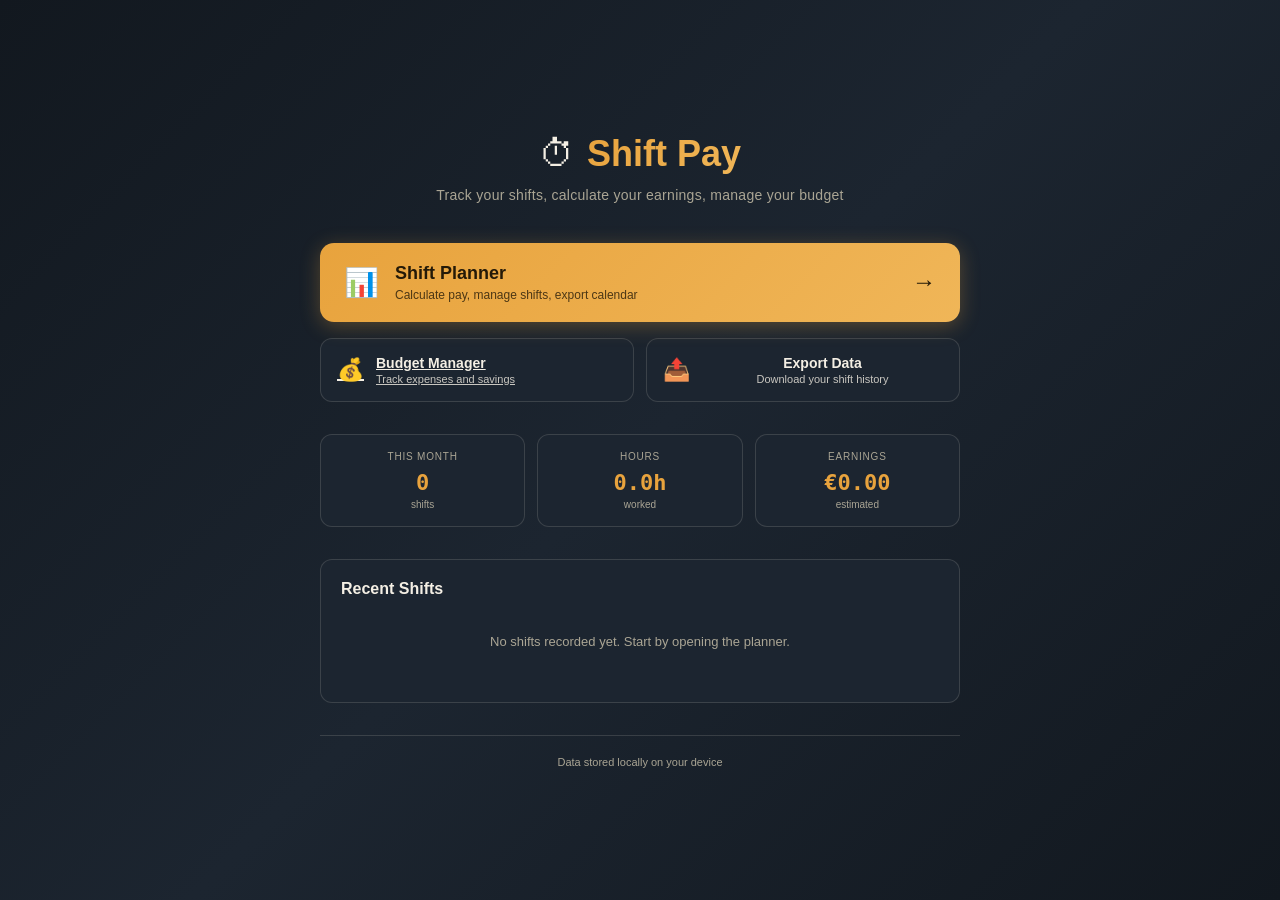
<file: html/index.html>
<!DOCTYPE html>
<html lang="en">
<head>
<meta charset="UTF-8">
<meta name="viewport" content="width=device-width, initial-scale=1.0">
<title>Shift Pay - Home</title>
<link rel="stylesheet" href="../css/landing.css">
</head>
<body>
  <div class="landing-container">
    <div class="landing-header">
      <div class="logo">
        <span class="logo-icon">⏱</span>
        <h1>Shift Pay</h1>
      </div>
      <p class="tagline">Track your shifts, calculate your earnings, manage your budget</p>
    </div>

    <div class="main-actions">
      <a href="shift-planner.html" class="primary-btn">
        <span class="btn-icon">📊</span>
        <span class="btn-text">
          <strong>Shift Planner</strong>
          <small>Calculate pay, manage shifts, export calendar</small>
        </span>
        <span class="btn-arrow">→</span>
      </a>
      
      <div class="secondary-actions">
        <a href="budget.html" class="secondary-btn">
          <span class="btn-icon">💰</span>
          <span class="btn-text">
            <strong>Budget Manager</strong>
            <small>Track expenses and savings</small>
          </span>
        </a>
        
        <button class="secondary-btn" id="exportBtn">
          <span class="btn-icon">📤</span>
          <span class="btn-text">
            <strong>Export Data</strong>
            <small>Download your shift history</small>
          </span>
        </button>
      </div>
    </div>

    <div class="stats-preview" id="statsPreview">
      <div class="stat-card">
        <span class="stat-label">This Month</span>
        <span class="stat-value" id="previewShifts">0</span>
        <span class="stat-unit">shifts</span>
      </div>
      <div class="stat-card">
        <span class="stat-label">Hours</span>
        <span class="stat-value" id="previewHours">0h</span>
        <span class="stat-unit">worked</span>
      </div>
      <div class="stat-card">
        <span class="stat-label">Earnings</span>
        <span class="stat-value" id="previewEarnings">€0.00</span>
        <span class="stat-unit">estimated</span>
      </div>
    </div>

    <div class="recent-shifts" id="recentShifts">
      <h3>Recent Shifts</h3>
      <div id="recentShiftsList">
        <p class="empty-state">No shifts recorded yet. Start by opening the planner.</p>
      </div>
    </div>

    <footer class="landing-footer">
      <p>Data stored locally on your device</p>
    </footer>
  </div>

  <script src="../js/landing.js"></script>
</body>
</html>
</file>
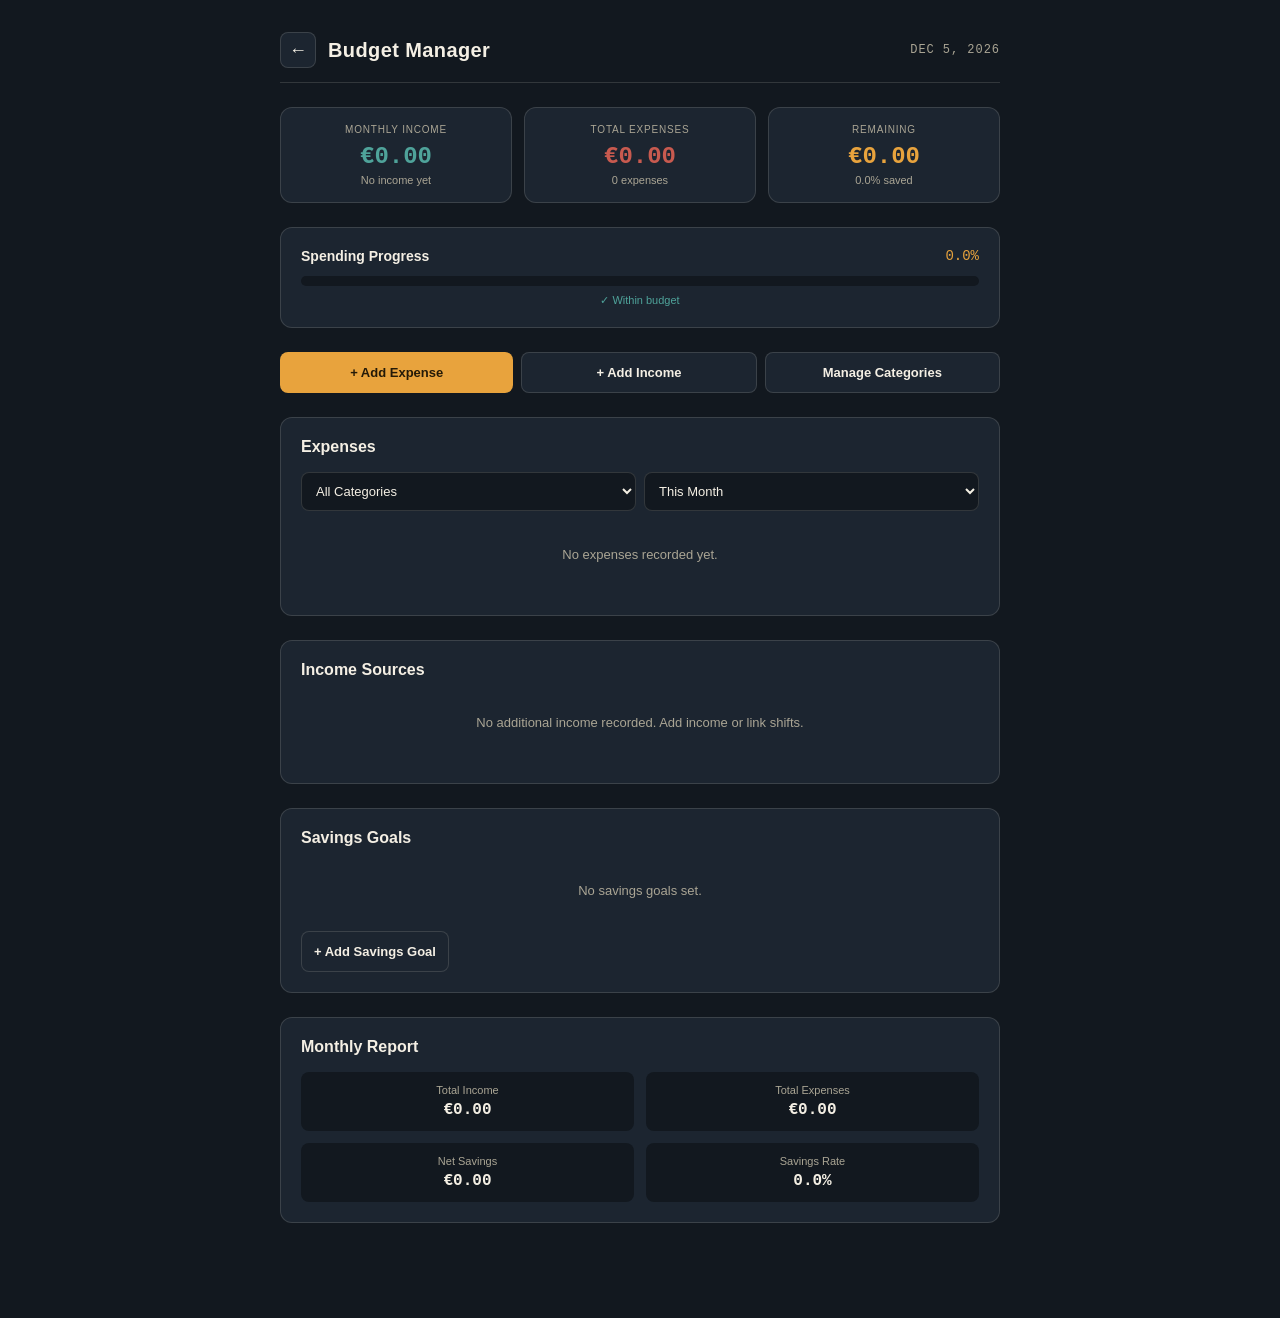
<file: html/budget.html>
<!DOCTYPE html>
<html lang="en">
<head>
<meta charset="UTF-8">
<meta name="viewport" content="width=device-width, initial-scale=1.0">
<title>Shift Pay - Budget Manager</title>
<link rel="stylesheet" href="../css/budget.css">
</head>
<body>
  <div class="budget-container">
    <div class="masthead">
      <div class="masthead-left">
        <a href="index.html" class="back-btn" title="Back to home">←</a>
        <h1>Budget Manager</h1>
      </div>
      <span id="today"></span>
    </div>

    <!-- Overview Cards -->
    <div class="overview-cards">
      <div class="overview-card income">
        <span class="card-label">Monthly Income</span>
        <span class="card-value" id="totalIncome">€0.00</span>
        <span class="card-sub" id="incomeSource">From shifts</span>
      </div>
      <div class="overview-card expenses">
        <span class="card-label">Total Expenses</span>
        <span class="card-value" id="totalExpenses">€0.00</span>
        <span class="card-sub" id="expenseCount">0 expenses</span>
      </div>
      <div class="overview-card remaining">
        <span class="card-label">Remaining</span>
        <span class="card-value" id="remainingAmount">€0.00</span>
        <span class="card-sub" id="savingsRate">0% saved</span>
      </div>
    </div>

    <!-- Budget Progress -->
    <div class="budget-progress-section">
      <div class="progress-header">
        <h3>Spending Progress</h3>
        <span id="progressPercentage">0%</span>
      </div>
      <div class="progress-bar-container">
        <div class="progress-bar" id="progressBar"></div>
      </div>
      <p class="progress-warning" id="progressWarning"></p>
    </div>

    <!-- Actions -->
    <div class="budget-actions">
      <button class="action-btn primary" id="addExpenseBtn">+ Add Expense</button>
      <button class="action-btn secondary" id="addIncomeBtn">+ Add Income</button>
      <button class="action-btn secondary" id="manageCategoriesBtn">Manage Categories</button>
    </div>

    <!-- Expenses List -->
    <div class="expenses-section">
      <h3>Expenses</h3>
      <div class="expenses-filter">
        <select id="categoryFilter">
          <option value="all">All Categories</option>
        </select>
        <select id="monthFilter">
          <option value="current">This Month</option>
          <option value="last">Last Month</option>
          <option value="all">All Time</option>
        </select>
      </div>
      <div class="expenses-list" id="expensesList">
        <p class="empty-state">No expenses recorded yet.</p>
      </div>
    </div>

    <!-- Income List -->
    <div class="income-section">
      <h3>Income Sources</h3>
      <div class="income-list" id="incomeList">
        <p class="empty-state">No income recorded yet. Add income or link shifts.</p>
      </div>
    </div>

    <!-- Savings Goals -->
    <div class="savings-section">
      <h3>Savings Goals</h3>
      <div class="savings-list" id="savingsList">
        <p class="empty-state">No savings goals set.</p>
      </div>
      <button class="action-btn secondary" id="addGoalBtn">+ Add Savings Goal</button>
    </div>

    <!-- Reports -->
    <div class="reports-section">
      <h3>Monthly Report</h3>
      <div class="report-summary" id="reportSummary">
        <div class="report-item">
          <span>Total Income</span>
          <strong id="reportIncome">€0.00</strong>
        </div>
        <div class="report-item">
          <span>Total Expenses</span>
          <strong id="reportExpenses">€0.00</strong>
        </div>
        <div class="report-item">
          <span>Net Savings</span>
          <strong id="reportSavings">€0.00</strong>
        </div>
        <div class="report-item">
          <span>Savings Rate</span>
          <strong id="reportRate">0%</strong>
        </div>
      </div>
    </div>
  </div>

  <!-- Add Expense Modal -->
  <div class="modal-overlay" id="expenseModal">
    <div class="modal">
      <div class="modal-header">
        <h2>Add Expense</h2>
        <button class="modal-close" id="closeExpenseModal">✕</button>
      </div>
      <div class="modal-form">
        <label>Expense Name</label>
        <input type="text" id="expenseName" placeholder="e.g., Rent, Food, Transport">
        
        <label>Amount</label>
        <input type="number" id="expenseAmount" placeholder="0.00" min="0" step="0.01">
        
        <label>Category</label>
        <select id="expenseCategory">
          <option value="housing">Housing</option>
          <option value="food">Food</option>
          <option value="transport">Transport</option>
          <option value="utilities">Utilities</option>
          <option value="entertainment">Entertainment</option>
          <option value="health">Health</option>
          <option value="other">Other</option>
        </select>
        
        <label>Date</label>
        <input type="date" id="expenseDate">
      </div>
      <div class="modal-actions">
        <button class="modal-btn save" id="saveExpenseBtn">Save Expense</button>
      </div>
    </div>
  </div>

  <!-- Add Income Modal -->
  <div class="modal-overlay" id="incomeModal">
    <div class="modal">
      <div class="modal-header">
        <h2>Add Income</h2>
        <button class="modal-close" id="closeIncomeModal">✕</button>
      </div>
      <div class="modal-form">
        <label>Income Source</label>
        <input type="text" id="incomeName" placeholder="e.g., Bonus, Side Job">
        
        <label>Amount</label>
        <input type="number" id="incomeAmount" placeholder="0.00" min="0" step="0.01">
        
        <label>Date</label>
        <input type="date" id="incomeDate">
      </div>
      <div class="modal-actions">
        <button class="modal-btn save" id="saveIncomeBtn">Save Income</button>
      </div>
    </div>
  </div>

  <!-- Add Goal Modal -->
  <div class="modal-overlay" id="goalModal">
    <div class="modal">
      <div class="modal-header">
        <h2>Add Savings Goal</h2>
        <button class="modal-close" id="closeGoalModal">✕</button>
      </div>
      <div class="modal-form">
        <label>Goal Name</label>
        <input type="text" id="goalName" placeholder="e.g., Emergency Fund">
        
        <label>Target Amount</label>
        <input type="number" id="goalAmount" placeholder="0.00" min="0" step="0.01">
        
        <label>Target Date</label>
        <input type="date" id="goalDate">
      </div>
      <div class="modal-actions">
        <button class="modal-btn save" id="saveGoalBtn">Save Goal</button>
      </div>
    </div>
  </div>

  <script src="../js/budget.js"></script>
</body>
</html>
</file>
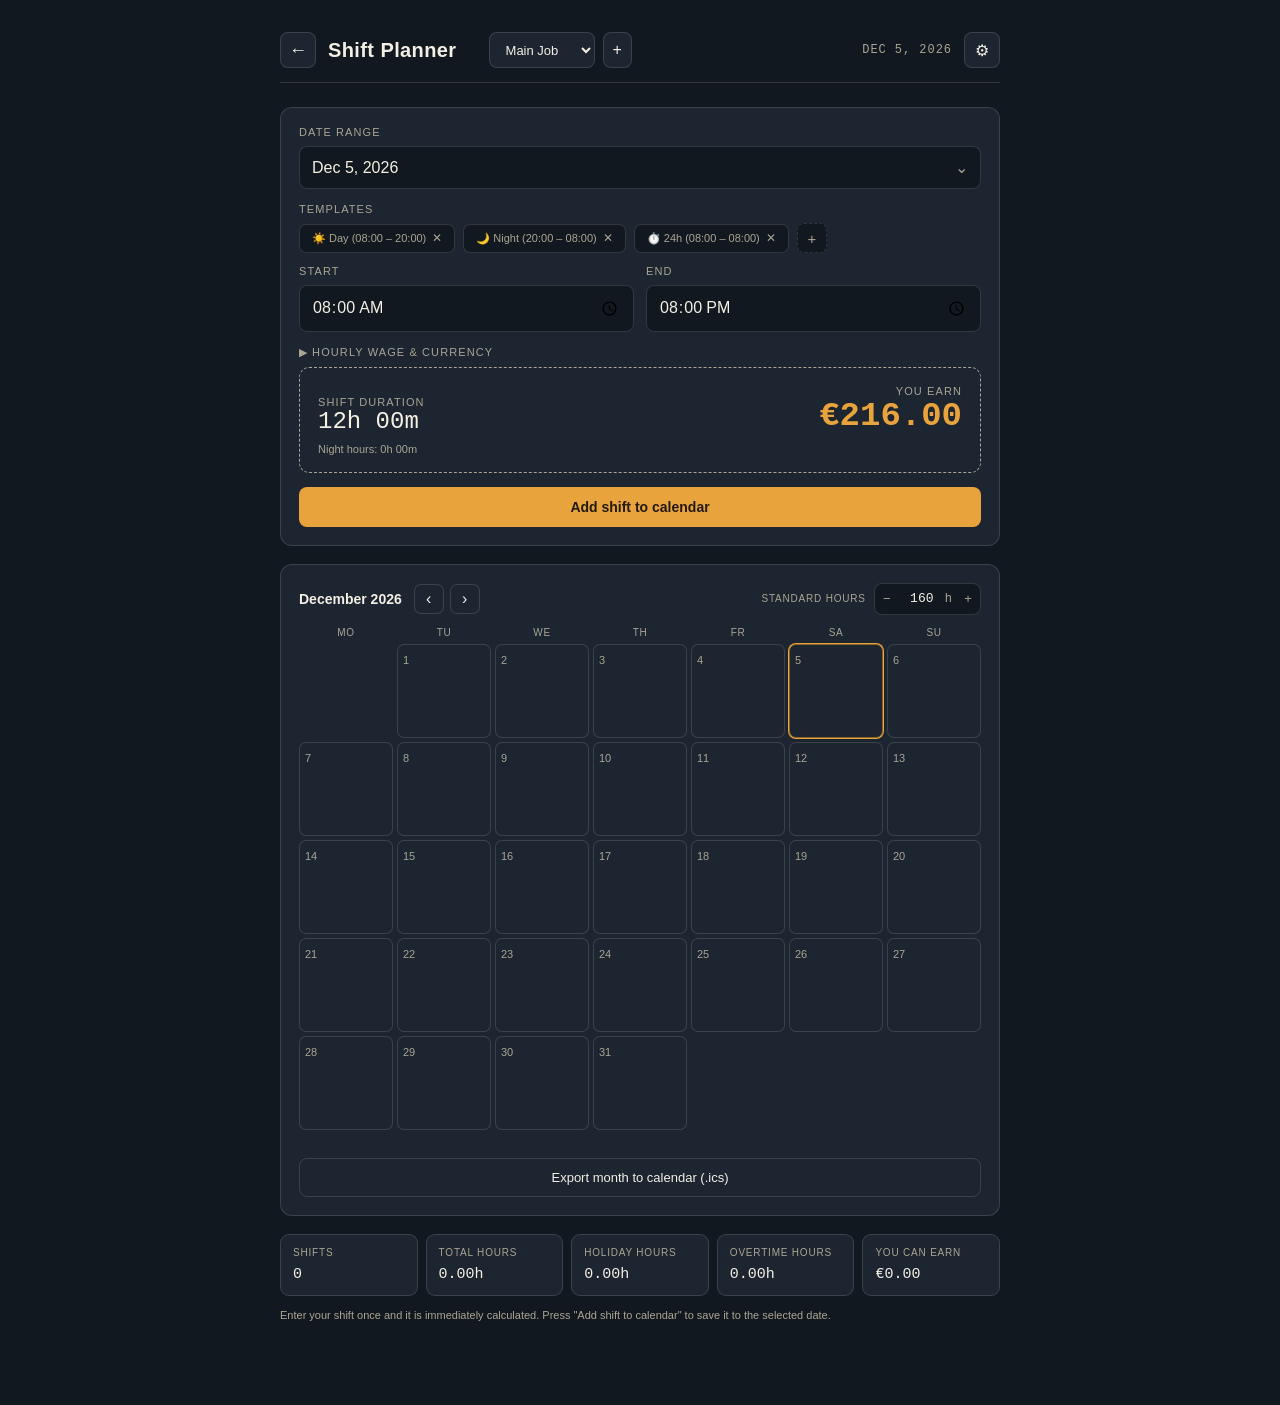
<file: html/shift-planner.html>
<!DOCTYPE html>
<html lang="en">
<head>
<meta charset="UTF-8">
<meta name="viewport" content="width=device-width, initial-scale=1.0">
<title>Shift Planner</title>
<link rel="stylesheet" href="../css/styles.css">
</head>
<body>
<div class="wrap">
  <div class="masthead">
    <div class="masthead-left">
      <a href="index.html" class="back-btn" title="Back to home">←</a>
        <h1>Shift Planner</h1>
        <div style="display:flex;align-items:center;gap:8px;margin-left:20px;">
        <select id="jobSelector" aria-label="Select job"></select>
        <button class="gear-btn" id="openJobManager" aria-label="Manage jobs" title="Add/edit/delete jobs">+</button>
      </div>
    </div>
    <div style="display:flex;align-items:center;gap:12px;">
      <span id="today"></span>
      <button class="gear-btn" id="openSettings" aria-label="Open settings">⚙</button>
    </div>
  </div>

  <div class="card">
    <div class="toast-bubble" id="toastBubble">Shift added successfully! ✨</div>

    <div class="field">
      <label class="section-label">Date Range</label>
      <button class="date-picker-btn" id="datePickerBtn" type="button">
        <span id="selectedDateLabel">—</span>
        <span class="date-chevron">⌄</span>
      </button>
      <div class="date-picker" id="datePicker">
        <div class="date-picker-header">
          <button type="button" id="datePrev">‹</button>
          <strong id="datePickerMonth">—</strong>
          <button type="button" id="dateNext">›</button>
        </div>
        <div class="date-picker-weekdays">
          <span>Mo</span><span>Tu</span><span>We</span><span>Th</span><span>Fr</span><span>Sa</span><span>Su</span>
        </div>
        <div class="date-picker-grid" id="datePickerGrid"></div>
      </div>
    </div>

    <!-- Templates Bar with Inline Adder -->
    <div class="field" style="margin-bottom:10px;">
      <label class="section-label">Templates</label>
      <div class="templates-bar" id="templatesBar">
        <button type="button" class="add-template-trigger" id="addTplToggle" title="Add new template">+</button>
      </div>
      <div class="add-template-form" id="addTplForm">
        <input type="text" id="newTplName" placeholder="Template name">
        <input type="time" id="newTplStart" value="09:00">
        <input type="time" id="newTplEnd" value="17:00">
        <button type="button" class="add-tpl-action-btn" id="addTplBtn">Save template</button>
      </div>
    </div>

    <div class="row">
      <div class="field">
        <label class="section-label" for="start">Start</label>
        <input type="time" id="start" value="08:00">
      </div>
      <div class="field">
        <label class="section-label" for="end">End</label>
        <input type="time" id="end" value="20:00">
      </div>
    </div>

    <!-- Collapsible Hourly Wage Selector -->
    <div>
      <button type="button" class="wage-toggle-btn" id="wageToggleBtn">
        <span id="wageToggleChevron">▶</span> Hourly wage &amp; currency
      </button>
      <div class="wage-panel" id="wagePanel">
        <div class="wage-row">
          <span class="symbol" id="currSymbol">€</span>
          <input type="number" id="wage" value="18.00" min="0" step="0.01" inputmode="decimal">
          <select id="currency">
            <option value="€" selected>EUR €</option>
            <option value="$">USD $</option>
            <option value="£">GBP £</option>
            <option value="kr">SEK/NOK kr</option>
          </select>
        </div>
      </div>
    </div>

    <div class="result">
      <div class="result-top">
        <div>
          <div class="muted">Shift duration</div>
          <div class="duration" id="duration">12h 00m</div>
        </div>
        <div style="text-align:right">
          <div class="muted">You earn</div>
          <div class="amount" id="earnings">€216.00</div>
        </div>
      </div>
      <div class="sub" id="nightInfo">Night hours: 0h 00m</div>
    </div>

    <button class="add-btn" id="addShift">Add shift to calendar</button>
  </div>

  <!-- Settings Modal -->
  <div class="modal-overlay" id="settingsModal">
    <div class="modal">
      <div class="modal-header">
        <h2>Pay settings</h2>
        <button class="modal-close" id="closeSettings">✕</button>
      </div>

      <div class="settings-section" style="border-bottom:0;padding-bottom:0;">
        <div class="settings-grid">
          <label>Night starts<input type="time" id="nightStart" value="22:00"></label>
          <label>Night ends<input type="time" id="nightEnd" value="06:00"></label>
          <label>Day multiplier<input type="number" id="dayMult" value="1" min="0" step=".05"></label>
          <label>Night multiplier<input type="number" id="nightMult" value="1.25" min="0" step=".05"></label>
          <label>Holiday multiplier<input type="number" id="holidayMult" value="2" min="0" step=".05"></label>
          <label>Overtime multiplier<input type="number" id="otMult" value="1.5" min="0" step=".05"></label>
        </div>
      </div>
    </div>
  </div>

  <!-- Job Manager Modal -->
  <div class="modal-overlay" id="jobManagerModal">
    <div class="modal" style="max-width:400px;">
      <div class="modal-header">
        <h2>Manage Jobs</h2>
        <button class="modal-close" id="closeJobManager">✕</button>
      </div>

      <div style="padding:16px;border-bottom:1px solid var(--border);">
        <div style="display:grid;grid-template-columns:1fr auto;gap:8px;margin-bottom:12px;">
          <input type="text" id="newJobName" placeholder="Job name (e.g., Café, Retail)">
          <button type="button" class="modal-btn save" id="addJobBtn" style="width:auto;">Add Job</button>
        </div>
        <div id="jobsList" style="max-height:300px;overflow-y:auto;"></div>
      </div>

      <div class="modal-actions">
        <button type="button" class="modal-btn save" id="closeJobManagerBtn" style="width:100%;">Done</button>
      </div>
    </div>
  </div>

  <!-- Day Editor Modal -->
  <div class="modal-overlay" id="dayModal">
    <div class="modal">
      <div class="modal-header">
        <h2 id="dayModalTitle">Manage Day</h2>
        <button class="modal-close" id="closeDayModal">✕</button>
      </div>

      <div class="modal-actions" style="flex-direction: column; gap: 8px;">
        <div style="display:grid; grid-template-columns: repeat(2, 1fr); gap:6px;">
          <button type="button" class="modal-btn add-shift-btn" id="dayModalAddShiftBtn" style="font-size:11px; padding:10px 4px;">Add shift</button>
          <button type="button" class="modal-btn holiday-toggle" id="dayModalHolidayBtn" style="font-size:11px; padding:10px 4px;">Mark holiday</button>
        </div>
        <button type="button" class="modal-btn save" id="dayModalSaveBtn" style="width:100%;">Save changes</button>
        <button type="button" class="modal-btn delete" id="deleteDayBtn" style="display:none;width:100%;">Remove Day Status</button>
      </div>
    </div>
  </div>

  <!-- Add Shift Modal -->
  <div class="modal-overlay" id="addShiftModal">
    <div class="modal">
      <div class="modal-header">
        <h2 id="addShiftModalTitle">Add Shift</h2>
        <button class="modal-close" id="closeAddShiftModal">✕</button>
      </div>

      <div class="field" style="margin-bottom:10px;">
        <label class="section-label">Templates</label>
        <div class="templates-bar" id="addShiftModalTemplatesBar">
          <button type="button" class="add-template-trigger" id="addShiftModalAddTplToggle" title="Add new template">+</button>
        </div>
        <div class="add-template-form" id="addShiftModalAddTplForm">
          <input type="text" id="addShiftModalNewTplName" placeholder="Template name">
          <input type="time" id="addShiftModalNewTplStart" value="09:00">
          <input type="time" id="addShiftModalNewTplEnd" value="17:00">
          <button type="button" class="add-tpl-action-btn" id="addShiftModalAddTplBtn">Save template</button>
        </div>
      </div>

      <div class="row">
        <div class="field">
          <label class="section-label" for="addShiftModalStart">Shift Start</label>
          <input type="time" id="addShiftModalStart" value="08:00">
        </div>
        <div class="field">
          <label class="section-label" for="addShiftModalEnd">Shift End</label>
          <input type="time" id="addShiftModalEnd" value="20:00">
        </div>
      </div>

      <div class="modal-actions">
        <button type="button" class="modal-btn save" id="addShiftModalSaveBtn" style="width:100%;">Save changes</button>
      </div>
    </div>
  </div>

  <!-- Shift Editor Modal -->
  <div class="modal-overlay" id="shiftModal">
    <div class="modal">
      <div class="modal-header">
        <h2 id="shiftModalTitle">Manage Shift</h2>
        <button class="modal-close" id="closeShiftModal">✕</button>
      </div>
      
      <div class="field" style="margin-bottom:10px;">
        <label class="section-label">Templates</label>
        <div class="templates-bar" id="modalTemplatesBar">
          <button type="button" class="add-template-trigger" id="modalAddTplToggle" title="Add new template">+</button>
        </div>
        <div class="add-template-form" id="modalAddTplForm">
          <input type="text" id="modalNewTplName" placeholder="Template name">
          <input type="time" id="modalNewTplStart" value="09:00">
          <input type="time" id="modalNewTplEnd" value="17:00">
          <button type="button" class="add-tpl-action-btn" id="modalAddTplBtn">Save template</button>
        </div>
      </div>

      <div class="field">
        <label class="section-label" for="editStart">Start Time</label>
        <input type="time" id="editStart">
      </div>
      <div class="field">
        <label class="section-label" for="editEnd">End Time</label>
        <input type="time" id="editEnd">
      </div>

      <div class="modal-actions">
        <button type="button" class="modal-btn delete" id="deleteShiftBtn">Remove Shift</button>
        <button type="button" class="modal-btn save" id="saveShiftModalBtn">Save Changes</button>
      </div>
    </div>
  </div>

  <!-- Overlap Warning Modal -->
  <div class="modal-overlay" id="overlapWarningModal">
    <div class="modal" style="max-width:400px;">
      <div class="modal-header">
        <h2>⚠️ Shift Overlap Detected</h2>
        <button class="modal-close" id="closeOverlapWarning">✕</button>
      </div>

      <div style="padding:16px;border-bottom:1px solid var(--line);">
        <p id="overlapMessage" style="margin:0 0 8px 0;color:var(--paper-dim);line-height:1.5;"></p>
        <p style="margin:0;font-size:12px;color:var(--paper-dim);">You're adding a shift that overlaps with an existing one. Choose an option below:</p>
      </div>

      <div class="modal-actions">
        <button type="button" class="modal-btn" id="overlapCancelBtn" style="background:var(--ink);border:1px solid var(--line);color:var(--paper);">Cancel</button>
        <button type="button" class="modal-btn save" id="overlapOverrideBtn">Add Anyway</button>
      </div>
    </div>
  </div>

  <div class="card">
    <div class="cal-header">
      <div class="cal-header-left">
        <span class="month-label" id="monthLabel"></span>
        <div class="cal-nav">
          <button id="prevMonth" aria-label="Previous month">‹</button>
          <button id="nextMonth" aria-label="Next month">›</button>
        </div>
      </div>
      <div class="monthly-hours-box">
        <label for="monthlyStandardHours">Standard hours</label>
        <div class="hours-pill">
          <button type="button" class="hours-btn" id="hoursDec">−</button>
          <input type="number" id="monthlyStandardHours" value="160" min="0" step="1">
          <span>h</span>
          <button type="button" class="hours-btn" id="hoursInc">+</button>
        </div>
      </div>
    </div>
    <div class="weekdays"><span>Mo</span><span>Tu</span><span>We</span><span>Th</span><span>Fr</span><span>Sa</span><span>Su</span></div>
    <div class="grid" id="grid"></div>
    <button class="export-btn" id="exportIcs">Export month to calendar (.ics)</button>
  </div>

  <div class="summary">
    <div class="stat"><span>Shifts</span><b id="shiftCount">0</b></div>
    <div class="stat"><span>Total hours</span><b id="totalHours">0h</b></div>
    <div class="stat"><span>Holiday hours</span><b id="holidayHours">0h</b></div>
    <div class="stat"><span>Overtime hours</span><b id="overtimeHours">0h</b></div>
    <div class="stat"><span>You can earn</span><b id="totalPay">€0.00</b></div>
  </div>

  <p class="hint">Enter your shift once and it is immediately calculated. Press "Add shift to calendar" to save it to the selected date.</p>
</div>

<script src="../js/config.js"></script>
<script src="../js/utils.js"></script>
<script src="../js/calculator.js"></script>
<script src="../js/shifts-utils.js"></script>
<script src="../js/state.js"></script>
<script src="../js/templates.js"></script>
<script src="../js/calendar.js"></script>
<script src="../js/datepicker.js"></script>
<script src="../js/modals.js"></script>
<script src="../js/events.js"></script>
<script src="../js/main.js"></script>
</body>
</html>
</file>
<file: css/landing.css>
:root{
  --ink:#12181f; --ink-2:#1c2530; --paper:#f4efe4; --paper-dim:#aaa594;
  --amber:#e8a33d; --amber-dim:#8a662a; --teal:#4fa39a; --red:#c85a4f;
  --line:rgba(244,239,228,.14);
}

*{box-sizing:border-box}
body{
  margin:0;
  background:linear-gradient(135deg, #12181f 0%, #1c2530 50%, #12181f 100%);
  color:var(--paper);
  font-family:-apple-system,"SF Pro Text","Helvetica Neue",Arial,sans-serif;
  min-height:100vh;
  display:flex;
  justify-content:center;
  align-items:center;
  padding:20px;
}

.landing-container{
  width:100%;
  max-width:680px;
  padding:40px 20px;
}

.landing-header{
  text-align:center;
  margin-bottom:40px;
}

.logo{
  display:flex;
  align-items:center;
  justify-content:center;
  gap:12px;
  margin-bottom:12px;
}

.logo-icon{
  font-size:36px;
  animation: pulse 2s ease-in-out infinite;
}

@keyframes pulse{
  0%, 100%{transform:scale(1)}
  50%{transform:scale(1.1)}
}

.logo h1{
  font-size:36px;
  font-weight:700;
  margin:0;
  background:linear-gradient(135deg, var(--amber) 0%, #f0b658 100%);
  -webkit-background-clip:text;
  -webkit-text-fill-color:transparent;
  background-clip:text;
}

.tagline{
  color:var(--paper-dim);
  font-size:14px;
  margin:0;
  letter-spacing:.02em;
}

.main-actions{
  display:flex;
  flex-direction:column;
  gap:16px;
  margin-bottom:32px;
}

.primary-btn{
  display:flex;
  align-items:center;
  gap:16px;
  padding:20px 24px;
  background:linear-gradient(135deg, var(--amber) 0%, #f0b658 100%);
  color:#241a08;
  text-decoration:none;
  border-radius:14px;
  transition:all .3s cubic-bezier(.175,.885,.32,1.275);
  box-shadow:0 4px 20px rgba(232,163,61,.3);
  position:relative;
  overflow:hidden;
}

.primary-btn::before{
  content:'';
  position:absolute;
  top:0;
  left:-100%;
  width:100%;
  height:100%;
  background:linear-gradient(90deg, transparent, rgba(255,255,255,.2), transparent);
  transition:left .5s;
}

.primary-btn:hover{
  transform:translateY(-2px);
  box-shadow:0 6px 24px rgba(232,163,61,.4);
}

.primary-btn:hover::before{
  left:100%;
}

.btn-icon{
  font-size:28px;
  flex-shrink:0;
}

.btn-text{
  flex:1;
  display:flex;
  flex-direction:column;
  gap:4px;
}

.btn-text strong{
  font-size:18px;
  font-weight:650;
}

.btn-text small{
  font-size:12px;
  opacity:.8;
}

.btn-arrow{
  font-size:24px;
  font-weight:700;
  transition:transform .3s;
}

.primary-btn:hover .btn-arrow{
  transform:translateX(4px);
}

.secondary-actions{
  display:grid;
  grid-template-columns:1fr 1fr;
  gap:12px;
}

.secondary-btn{
  display:flex;
  align-items:center;
  gap:12px;
  padding:16px;
  background:var(--ink-2);
  border:1px solid var(--line);
  color:var(--paper);
  border-radius:12px;
  cursor:pointer;
  transition:all .2s;
}

.secondary-btn:hover{
  border-color:var(--amber-dim);
  transform:translateY(-1px);
  background:rgba(28,37,48,.8);
}

.secondary-btn .btn-icon{
  font-size:22px;
}

.secondary-btn .btn-text{
  gap:2px;
}

.secondary-btn .btn-text strong{
  font-size:14px;
}

.secondary-btn .btn-text small{
  font-size:11px;
}

.stats-preview{
  display:grid;
  grid-template-columns:repeat(3,1fr);
  gap:12px;
  margin-bottom:32px;
}

.stat-card{
  background:var(--ink-2);
  border:1px solid var(--line);
  border-radius:12px;
  padding:16px;
  text-align:center;
  transition:all .2s;
}

.stat-card:hover{
  border-color:var(--amber-dim);
  transform:translateY(-2px);
}

.stat-label{
  display:block;
  font-size:10px;
  text-transform:uppercase;
  letter-spacing:.08em;
  color:var(--paper-dim);
  margin-bottom:8px;
}

.stat-value{
  display:block;
  font-family:"SF Mono",Menlo,monospace;
  font-size:22px;
  font-weight:600;
  color:var(--amber);
  margin-bottom:4px;
}

.stat-unit{
  display:block;
  font-size:10px;
  color:var(--paper-dim);
}

.recent-shifts{
  background:var(--ink-2);
  border:1px solid var(--line);
  border-radius:12px;
  padding:20px;
}

.recent-shifts h3{
  margin:0 0 16px 0;
  font-size:16px;
  font-weight:600;
  color:var(--paper);
}

.empty-state{
  text-align:center;
  color:var(--paper-dim);
  font-size:13px;
  padding:20px;
}

.shift-item{
  display:flex;
  align-items:center;
  gap:12px;
  padding:12px;
  background:var(--ink);
  border-radius:8px;
  margin-bottom:8px;
}

.shift-item:last-child{
  margin-bottom:0;
}

.shift-date{
  font-size:12px;
  color:var(--paper-dim);
  min-width:80px;
}

.shift-info{
  flex:1;
}

.shift-info strong{
  display:block;
  font-size:13px;
  margin-bottom:2px;
}

.shift-info small{
  font-size:11px;
  color:var(--paper-dim);
}

.shift-pay{
  font-family:"SF Mono",Menlo,monospace;
  font-size:14px;
  font-weight:600;
  color:var(--amber);
}

.landing-footer{
  text-align:center;
  margin-top:32px;
  padding-top:20px;
  border-top:1px solid var(--line);
}

.landing-footer p{
  font-size:11px;
  color:var(--paper-dim);
  margin:0;
}

@media(max-width:560px){
  .secondary-actions{
    grid-template-columns:1fr;
  }
  
  .stats-preview{
    grid-template-columns:1fr;
  }
  
  .logo h1{
    font-size:28px;
  }
  
  .primary-btn{
    padding:16px;
  }
}
</file>
<file: css/budget.css>
:root{
  --ink:#12181f; --ink-2:#1c2530; --paper:#f4efe4; --paper-dim:#aaa594;
  --amber:#e8a33d; --amber-dim:#8a662a; --teal:#4fa39a; --red:#c85a4f;
  --line:rgba(244,239,228,.14);
}

*{box-sizing:border-box}
body{
  margin:0;
  background:var(--ink);
  color:var(--paper);
  font-family:-apple-system,"SF Pro Text","Helvetica Neue",Arial,sans-serif;
  display:flex;
  justify-content:center;
  padding:32px 16px 70px;
}

.budget-container{
  width:100%;
  max-width:720px;
}

.masthead{
  display:flex;
  justify-content:space-between;
  align-items:center;
  border-bottom:1px solid var(--line);
  padding-bottom:14px;
  margin-bottom:24px;
}

.masthead-left{
  display:flex;
  align-items:center;
  gap:12px;
}

.masthead h1{
  font-size:20px;
  font-weight:600;
  letter-spacing:.02em;
  margin:0;
}

.masthead span{
  font-family:"SF Mono",Menlo,monospace;
  font-size:12px;
  color:var(--paper-dim);
  letter-spacing:.08em;
}

.back-btn{
  background:var(--ink-2);
  border:1px solid var(--line);
  color:var(--paper);
  width:36px;
  height:36px;
  border-radius:8px;
  display:flex;
  align-items:center;
  justify-content:center;
  cursor:pointer;
  font-size:18px;
  text-decoration:none;
  transition:border-color .2s;
  flex-shrink:0;
}

.back-btn:hover{
  border-color:var(--paper-dim);
}

/* Overview Cards */
.overview-cards{
  display:grid;
  grid-template-columns:repeat(3,1fr);
  gap:12px;
  margin-bottom:24px;
}

.overview-card{
  background:var(--ink-2);
  border:1px solid var(--line);
  border-radius:12px;
  padding:16px;
  text-align:center;
}

.overview-card.income .card-value{
  color:var(--teal);
}

.overview-card.expenses .card-value{
  color:var(--red);
}

.overview-card.remaining .card-value{
  color:var(--amber);
}

.card-label{
  display:block;
  font-size:10px;
  text-transform:uppercase;
  letter-spacing:.08em;
  color:var(--paper-dim);
  margin-bottom:8px;
}

.card-value{
  display:block;
  font-family:"SF Mono",Menlo,monospace;
  font-size:24px;
  font-weight:600;
  margin-bottom:4px;
}

.card-sub{
  display:block;
  font-size:11px;
  color:var(--paper-dim);
}

/* Progress Section */
.budget-progress-section{
  background:var(--ink-2);
  border:1px solid var(--line);
  border-radius:12px;
  padding:20px;
  margin-bottom:24px;
}

.progress-header{
  display:flex;
  justify-content:space-between;
  align-items:center;
  margin-bottom:12px;
}

.progress-header h3{
  margin:0;
  font-size:14px;
  font-weight:600;
}

.progress-header span{
  font-family:"SF Mono",Menlo,monospace;
  font-size:14px;
  color:var(--amber);
}

.progress-bar-container{
  height:10px;
  background:var(--ink);
  border-radius:5px;
  overflow:hidden;
}

.progress-bar{
  height:100%;
  background:var(--teal);
  border-radius:5px;
  transition:width .3s ease, background .3s ease;
  width:0%;
}

.progress-warning{
  font-size:11px;
  color:var(--paper-dim);
  margin:8px 0 0 0;
  text-align:center;
}

/* Actions */
.budget-actions{
  display:flex;
  gap:8px;
  margin-bottom:24px;
  flex-wrap:wrap;
}

.action-btn{
  flex:1;
  min-width:120px;
  padding:12px;
  border-radius:8px;
  font-size:13px;
  font-weight:600;
  cursor:pointer;
  transition:all .2s;
}

.action-btn.primary{
  background:var(--amber);
  color:#241a08;
  border:0;
}

.action-btn.primary:hover{
  background:#f0b658;
}

.action-btn.secondary{
  background:var(--ink-2);
  border:1px solid var(--line);
  color:var(--paper);
}

.action-btn.secondary:hover{
  border-color:var(--amber-dim);
}

/* Sections */
.expenses-section,
.income-section,
.savings-section,
.reports-section{
  background:var(--ink-2);
  border:1px solid var(--line);
  border-radius:12px;
  padding:20px;
  margin-bottom:24px;
}

.expenses-section h3,
.income-section h3,
.savings-section h3,
.reports-section h3{
  margin:0 0 16px 0;
  font-size:16px;
  font-weight:600;
}

.expenses-filter{
  display:flex;
  gap:8px;
  margin-bottom:16px;
}

.expenses-filter select{
  flex:1;
  background:var(--ink);
  border:1px solid var(--line);
  border-radius:8px;
  color:var(--paper);
  padding:10px;
  font-size:13px;
}

/* Lists */
.expense-item,
.income-item,
.goal-item{
  display:flex;
  align-items:center;
  gap:12px;
  padding:12px;
  background:var(--ink);
  border-radius:8px;
  margin-bottom:8px;
}

.expense-item-info,
.income-item-info,
.goal-item-info{
  flex:1;
}

.expense-item-name,
.income-item-name,
.goal-item-name{
  display:block;
  font-size:13px;
  font-weight:500;
  margin-bottom:2px;
}

.expense-item-date,
.income-item-date,
.goal-item-date{
  font-size:11px;
  color:var(--paper-dim);
}

.expense-item-amount{
  font-family:"SF Mono",Menlo,monospace;
  font-size:14px;
  font-weight:600;
  color:var(--red);
}

.income-item-amount{
  font-family:"SF Mono",Menlo,monospace;
  font-size:14px;
  font-weight:600;
  color:var(--teal);
}

.goal-item-progress{
  width:60px;
  font-family:"SF Mono",Menlo,monospace;
  font-size:12px;
  color:var(--amber);
  text-align:right;
}

.goal-progress-bar{
  height:6px;
  background:var(--ink);
  border-radius:3px;
  overflow:hidden;
  margin-top:4px;
}

.goal-progress-fill{
  height:100%;
  background:var(--amber);
  border-radius:3px;
  transition:width .3s;
}

/* Delete buttons */
.delete-btn{
  background:transparent;
  border:0;
  color:var(--paper-dim);
  cursor:pointer;
  font-size:14px;
  padding:4px;
}

.delete-btn:hover{
  color:var(--red);
}

/* Report */
.report-summary{
  display:grid;
  grid-template-columns:repeat(2,1fr);
  gap:12px;
}

.report-item{
  background:var(--ink);
  border-radius:8px;
  padding:12px;
  text-align:center;
}

.report-item span{
  display:block;
  font-size:11px;
  color:var(--paper-dim);
  margin-bottom:4px;
}

.report-item strong{
  font-family:"SF Mono",Menlo,monospace;
  font-size:16px;
  font-weight:600;
}

/* Modal */
.modal-overlay{
  position:fixed;
  top:0;
  left:0;
  width:100%;
  height:100%;
  background:rgba(0,0,0,.7);
  display:none;
  align-items:center;
  justify-content:center;
  z-index:1000;
  padding:16px;
}

.modal-overlay.open{
  display:flex;
}

.modal{
  background:var(--ink-2);
  border:1px solid var(--line);
  border-radius:12px;
  width:100%;
  max-width:440px;
  padding:24px;
  max-height:90vh;
  overflow-y:auto;
}

.modal-header{
  display:flex;
  justify-content:space-between;
  align-items:center;
  margin-bottom:18px;
}

.modal-header h2{
  font-size:16px;
  font-weight:600;
  margin:0;
}

.modal-close{
  background:transparent;
  border:1px solid var(--line);
  color:var(--paper);
  width:32px;
  height:32px;
  border-radius:8px;
  cursor:pointer;
  font-size:16px;
}

.modal-close:hover{
  border-color:var(--paper-dim);
}

.modal-form label{
  display:block;
  font-size:11px;
  color:var(--paper-dim);
  margin-bottom:6px;
  margin-top:12px;
}

.modal-form input,
.modal-form select{
  width:100%;
  background:var(--ink);
  border:1px solid var(--line);
  border-radius:8px;
  color:var(--paper);
  padding:11px 12px;
  outline:none;
  font-size:13px;
}

.modal-form input:focus,
.modal-form select:focus{
  border-color:var(--amber-dim);
}

.modal-actions{
  margin-top:18px;
}

.modal-btn{
  width:100%;
  border:0;
  border-radius:8px;
  padding:11px;
  font-size:13px;
  font-weight:650;
  cursor:pointer;
}

.modal-btn.save{
  background:var(--amber);
  color:#241a08;
}

.modal-btn.save:hover{
  background:#f0b658;
}

.empty-state{
  text-align:center;
  color:var(--paper-dim);
  font-size:13px;
  padding:20px;
}

@media(max-width:560px){
  .overview-cards{
    grid-template-columns:1fr;
  }
  
  .budget-actions{
    flex-direction:column;
  }
  
  .report-summary{
    grid-template-columns:1fr;
  }
}
</file>
<file: css/styles.css>
:root{
  --ink:#12181f; --ink-2:#1c2530; --paper:#f4efe4; --paper-dim:#aaa594;
  --amber:#e8a33d; --amber-dim:#8a662a; --teal:#4fa39a; --red:#c85a4f;
  --line:rgba(244,239,228,.14);
}
*{box-sizing:border-box}
body{margin:0;background:var(--ink);color:var(--paper);font-family:-apple-system,"SF Pro Text","Helvetica Neue",Arial,sans-serif;display:flex;justify-content:center;padding:32px 16px 70px}
.wrap{width:100%;max-width:720px}
.masthead{display:flex;justify-content:space-between;align-items:center;border-bottom:1px solid var(--line);padding-bottom:14px;margin-bottom:24px}
.masthead-left{display:flex;align-items:center;gap:12px}
.masthead-left select{
  background:var(--ink-2);border:1px solid var(--line);color:var(--paper);
  padding:8px 12px;border-radius:8px;font-size:13px;cursor:pointer;
  height:36px;display:flex;align-items:center
}
.masthead-left select:hover{border-color:var(--paper-dim)}
.masthead h1{font-size:20px;font-weight:600;letter-spacing:.02em;margin:0}
.masthead span{font-family:"SF Mono",Menlo,monospace;font-size:12px;color:var(--paper-dim);letter-spacing:.08em}
.gear-btn{
  background:var(--ink-2);border:1px solid var(--line);color:var(--paper);
  width:36px;height:36px;border-radius:8px;display:flex;align-items:center;
  justify-content:center;cursor:pointer;font-size:16px;transition:border-color .2s
}
.gear-btn:hover{border-color:var(--paper-dim)}
.back-btn{
  background:var(--ink-2);border:1px solid var(--line);color:var(--paper);
  width:36px;height:36px;border-radius:8px;display:flex;align-items:center;
  justify-content:center;cursor:pointer;font-size:18px;text-decoration:none;
  transition:border-color .2s;
  flex-shrink:0;
}
.back-btn:hover{border-color:var(--paper-dim)}
.card{background:var(--ink-2);border:1px solid var(--line);border-radius:12px;padding:18px;margin-bottom:18px;position:relative}
.section-label{display:block;font-size:11px;text-transform:uppercase;letter-spacing:.1em;color:var(--paper-dim);margin-bottom:8px}

/* Success Bubble */
.toast-bubble{
  position:absolute;bottom:20px;left:50%;transform:translateX(-50%) translateY(20px);
  background:var(--teal);color:#12181f;padding:10px 18px;border-radius:20px;
  font-size:12px;font-weight:650;box-shadow:0 4px 14px rgba(0,0,0,0.3);
  opacity:0;pointer-events:none;transition:all 0.25s cubic-bezier(0.175, 0.885, 0.32, 1.275);
  z-index:20;display:flex;align-items:center;gap:6px
}
.toast-bubble.show{opacity:1;transform:translateX(-50%) translateY(0)}

/* Shift Templates Bar */
.templates-bar{display:flex;flex-wrap:wrap;gap:8px;align-items:center;margin-bottom:12px}
.template-btn{
  background:var(--ink);border:1px solid var(--line);color:var(--paper-dim);
  padding:7px 12px;border-radius:7px;font-size:11px;font-weight:500;cursor:pointer;
  transition:all .15s ease;display:flex;align-items:center;gap:6px
}
.template-btn:hover{border-color:var(--amber-dim);color:var(--paper)}
.template-del{background:transparent;border:0;color:var(--paper-dim);cursor:pointer;font-size:12px;padding:0;line-height:1}
.template-del:hover{color:var(--red)}

.add-template-trigger{
  background:var(--ink);border:1px dashed var(--line);color:var(--paper-dim);
  width:30px;height:30px;border-radius:7px;display:flex;align-items:center;
  justify-content:center;cursor:pointer;font-size:15px;transition:all .15s ease
}
.add-template-trigger:hover{border-color:var(--amber-dim);color:var(--paper)}

/* Inline Add Template Form */
.add-template-form{
  display:none;background:var(--ink);border:1px solid var(--line);
  border-radius:9px;padding:12px;margin-bottom:12px;gap:8px;align-items:center
}
.add-template-form.open{display:flex;flex-wrap:wrap}
.add-template-form input[type=text]{flex:1.2;min-width:110px}
.add-template-form input[type=time]{width:110px}
.add-tpl-action-btn{
  background:var(--amber);color:#241a08;border:0;border-radius:8px;
  padding:10px 14px;font-size:12px;font-weight:650;cursor:pointer
}
.add-tpl-action-btn:hover{background:#f0b658}

.row{display:grid;grid-template-columns:1fr 1fr;gap:12px}
.field{margin-bottom:14px}
input,select,button{font:inherit}
input[type=date],input[type=time],input[type=number],select,input[type=text]{
  width:100%;background:var(--ink);border:1px solid var(--line);border-radius:8px;color:var(--paper);
  padding:11px 12px;outline:none
}
input:focus,select:focus{border-color:var(--amber-dim)}
.date-picker-btn{
  width:100%;display:flex;align-items:center;justify-content:space-between;
  background:var(--ink);border:1px solid var(--line);border-radius:8px;
  color:var(--paper);padding:11px 12px;cursor:pointer;text-align:left
}
.date-picker-btn:hover{border-color:var(--paper-dim)}
.date-chevron{color:var(--paper-dim);font-size:16px}
.date-picker{
  display:none;margin-top:8px;background:var(--ink-2);border:1px solid var(--line);
  border-radius:10px;padding:12px
}
.date-picker.open{display:block}
.date-picker-header{display:grid;grid-template-columns:32px 1fr 32px;align-items:center;text-align:center;margin-bottom:10px}
.date-picker-header strong{font-size:13px}
.date-picker-header button{
  width:30px;height:30px;border:1px solid var(--line);border-radius:7px;
  background:var(--ink);color:var(--paper);cursor:pointer
}
.date-picker-header button:hover{border-color:var(--paper-dim)}
.date-picker-weekdays,.date-picker-grid{display:grid;grid-template-columns:repeat(7,1fr);gap:4px}
.date-picker-weekdays{margin-bottom:5px}
.date-picker-weekdays span{text-align:center;font-size:9px;text-transform:uppercase;color:var(--paper-dim)}
.date-picker-day{
  aspect-ratio:1/1;border:1px solid transparent;border-radius:7px;
  background:transparent;color:var(--paper);cursor:pointer;font-size:11px
}
.date-picker-day:hover{background:var(--ink);border-color:var(--line)}
.date-picker-day.today{border-color:var(--amber-dim)}
.date-picker-day.selected{background:var(--amber);color:#241a08;font-weight:650}
.date-picker-day.has-shift{box-shadow:inset 0 -3px 0 var(--teal)}
.date-picker-day.blank{cursor:default}

/* Collapsible Wage Panel */
.wage-toggle-btn{
  background:transparent;border:0;color:var(--paper-dim);font-size:11px;
  cursor:pointer;padding:0;display:flex;align-items:center;gap:4px;margin-bottom:8px;text-transform:uppercase;letter-spacing:.1em
}
.wage-toggle-btn:hover{color:var(--paper)}
.wage-panel{display:none;margin-bottom:14px}
.wage-panel.open{display:block}

.wage-row{display:flex;align-items:center;background:var(--ink);border:1px solid var(--line);border-radius:8px;padding:0 12px}
.wage-row .symbol{font-family:"SF Mono",Menlo,monospace;font-size:18px;color:var(--amber);margin-right:7px}
.wage-row input{border:0;padding:11px 0;background:transparent;font-family:"SF Mono",Menlo,monospace;font-size:20px}
.wage-row select{width:auto;border:0;padding:11px 0 11px 8px;background:transparent;color:var(--paper-dim);font-size:12px}

.result{border:1px dashed var(--paper-dim);border-radius:10px;padding:17px 18px;margin-top:4px}
.result-top{display:flex;justify-content:space-between;gap:18px;align-items:end}
.result .muted{font-size:11px;text-transform:uppercase;letter-spacing:.1em;color:var(--paper-dim)}
.result .duration{font-family:"SF Mono",Menlo,monospace;font-size:24px}
.result .amount{font-family:"SF Mono",Menlo,monospace;font-size:34px;font-weight:600;color:var(--amber)}
.result .sub{font-size:11px;color:var(--paper-dim);margin-top:8px}
.add-btn{width:100%;border:0;background:var(--amber);color:#241a08;border-radius:8px;padding:12px;font-size:14px;font-weight:650;cursor:pointer;margin-top:14px}
.add-btn:hover{background:#f0b658}

/* Modal overlay styles */
.modal-overlay{
  position:fixed;top:0;left:0;width:100%;height:100%;background:rgba(0,0,0,0.6);
  display:none;align-items:center;justify-content:center;z-index:1000;padding:16px
}
.modal-overlay.open{display:flex}
.modal{
  background:var(--ink-2);border:1px solid var(--line);border-radius:12px;
  width:100%;max-width:440px;padding:24px;box-shadow:0 10px 30px rgba(0,0,0,0.5);
  max-height:90vh;overflow-y:auto
}
.modal-header{display:flex;justify-content:space-between;align-items:center;margin-bottom:18px}
.modal-header h2{font-size:16px;font-weight:600;margin:0}
.modal-close{
  background:transparent;border:1px solid var(--line);color:var(--paper);
  width:32px;height:32px;border-radius:8px;cursor:pointer;font-size:16px
}
.modal-close:hover{border-color:var(--paper-dim)}
.settings-section{margin-bottom:16px;border-bottom:1px solid var(--line);padding-bottom:16px}
.settings-section:last-child{border-bottom:0;margin-bottom:0;padding-bottom:0}
.settings-grid{display:grid;grid-template-columns:1fr 1fr;gap:12px;margin-bottom:10px}
.settings-grid label{font-size:10px;color:var(--paper-dim);display:flex;flex-direction:column;gap:5px}

.modal-actions{display:flex;gap:8px;margin-top:18px}
.modal-btn{flex:1;border:0;border-radius:8px;padding:11px;font-size:13px;font-weight:650;cursor:pointer}
.modal-btn.save{background:var(--amber);color:#241a08}
.modal-btn.save:hover{background:#f0b658}
.modal-btn.delete{background:transparent;border:1px solid var(--red);color:var(--red)}
.modal-btn.delete:hover{background:rgba(200,90,79,0.1)}


/* Holiday Toggle button style */
.modal-btn.holiday-toggle{
  background:var(--ink);border:1px solid var(--line);color:var(--paper);
  transition:all .2s ease
}
.modal-btn.holiday-toggle.active{
  background:var(--red);border-color:var(--red);color:#ffffff;
  box-shadow:0 2px 8px rgba(200,90,79,0.3)
}
.modal-btn.holiday-toggle.active:hover{
  background:#d46459;border-color:#d46459
}
.modal-btn.holiday-toggle:hover{
  background:rgba(200,90,79,0.1);border-color:rgba(200,90,79,0.3)
}


/* Add Shift button style */
.modal-btn.add-shift-btn{
  background:var(--ink);border:1px solid var(--amber-dim);color:var(--amber);
  transition:all .2s ease
}
.modal-btn.add-shift-btn:hover{
  background:rgba(232,163,61,0.1);border-color:var(--amber);color:var(--amber)
}


.cal-header{display:flex;align-items:center;justify-content:space-between;margin-bottom:12px;flex-wrap:wrap;gap:10px}
.cal-header-left{display:flex;align-items:center;gap:12px}
.month-label{font-size:14px;font-weight:600}
.cal-nav{display:flex;gap:6px}
.cal-nav button{background:var(--ink-2);border:1px solid var(--line);color:var(--paper);width:30px;height:30px;border-radius:7px;cursor:pointer}

/* Monthly Hours Box */
.monthly-hours-box{display:flex;align-items:center;gap:8px}
.monthly-hours-box label{font-size:10px;text-transform:uppercase;letter-spacing:.08em;color:var(--paper-dim)}
.hours-pill{
  display:flex;align-items:center;background:var(--ink);border:1px solid var(--line);
  border-radius:8px;overflow:hidden;transition:border-color .2s
}
.hours-pill:focus-within{border-color:var(--amber-dim)}
.hours-pill input{
  width:46px;border:0;background:transparent;color:var(--paper);
  text-align:center;font-family:"SF Mono",Menlo,monospace;font-size:13px;padding:6px 0;outline:none
}
.hours-pill input::-webkit-outer-spin-button,
.hours-pill input::-webkit-inner-spin-button{appearance:none;margin:0}
.hours-pill input[type=number]{appearance:textfield}
.hours-pill span{font-family:"SF Mono",Menlo,monospace;font-size:12px;color:var(--paper-dim);padding-right:4px}
.hours-btn{
  background:transparent;border:0;color:var(--paper-dim);width:24px;height:30px;
  display:flex;align-items:center;justify-content:center;cursor:pointer;font-size:13px;transition:color .15s, background .15s
}
.hours-btn:hover{color:var(--paper);background:rgba(244,239,228,.06)}

.weekdays,.grid{display:grid;grid-template-columns:repeat(7,1fr);gap:4px}
.weekdays{margin-bottom:6px}
.weekdays span{text-align:center;font-size:10px;text-transform:uppercase;letter-spacing:.06em;color:var(--paper-dim)}
.grid{margin-bottom:14px}
.day{position:relative;aspect-ratio:1/1;border-radius:7px;background:var(--ink-2);border:1px solid var(--line);padding:5px;cursor:pointer;overflow:hidden}
.day:hover{border-color:var(--paper-dim)}
.day.blank{background:transparent;border:0;cursor:default}
.day.today{border-color:var(--amber-dim)}
.day.selected{box-shadow:0 0 0 1px var(--amber)}
.day .num{font-size:11px;color:var(--paper-dim)}
.day.assigned .num{color:var(--paper)}
.labels-wrap{position:absolute;left:5px;right:5px;bottom:5px;display:flex;flex-direction:column;gap:2px}
.shift-label{font-size:8px;line-height:1.1;font-weight:500;overflow:hidden;background:rgba(232,163,61,.2);padding:2px;border-radius:3px;cursor:pointer;border:1px solid transparent;transition:border-color .15s}
.shift-label:hover{border-color:var(--amber)}
.shift-label .pay{display:block;font-size:7.5px;opacity:.85}
.holiday{border-color:var(--red)!important}
.badge{position:absolute;top:3px;right:3px;font-size:7px;font-weight:600;color:var(--red);background:rgba(200,90,79,.18);border-radius:3px;padding:1px 3px}
.summary{display:grid;grid-template-columns:repeat(5,1fr);gap:8px}
.stat{background:var(--ink-2);border:1px solid var(--line);border-radius:9px;padding:12px}
.stat span{display:block;font-size:10px;text-transform:uppercase;letter-spacing:.08em;color:var(--paper-dim);margin-bottom:6px}
.stat b{font-family:"SF Mono",Menlo,monospace;font-size:15px;font-weight:500}
.export-btn{width:100%;background:transparent;border:1px solid var(--line);color:var(--paper);font-size:13px;padding:11px;border-radius:8px;cursor:pointer;margin-top:14px}
.export-btn:hover{border-color:var(--teal);color:var(--teal)}
.hint{font-size:11px;color:var(--paper-dim);line-height:1.5}
@media(max-width:760px){.summary{grid-template-columns:repeat(3,1fr)}}
@media(max-width:560px){.row,.settings-grid{grid-template-columns:1fr}.result-top{align-items:start;flex-direction:column}.result .amount{font-size:30px}}
</file>
